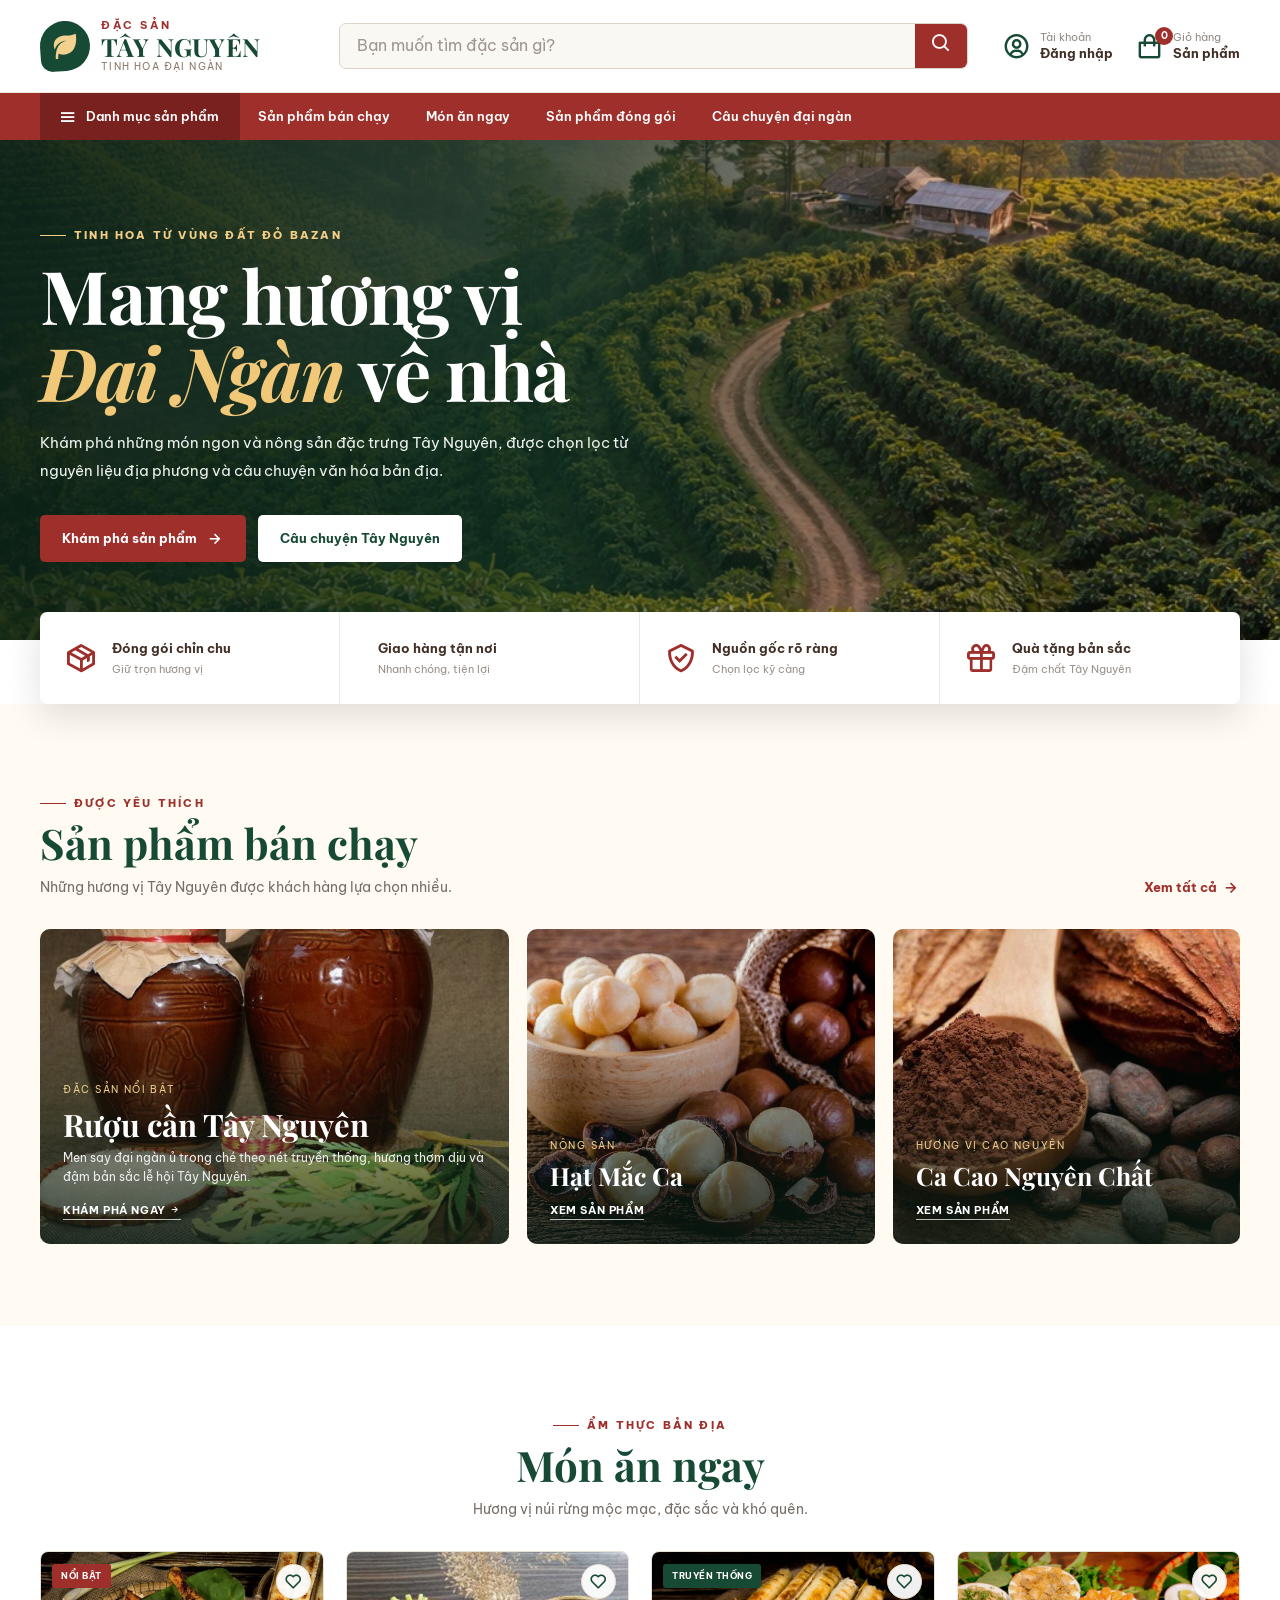
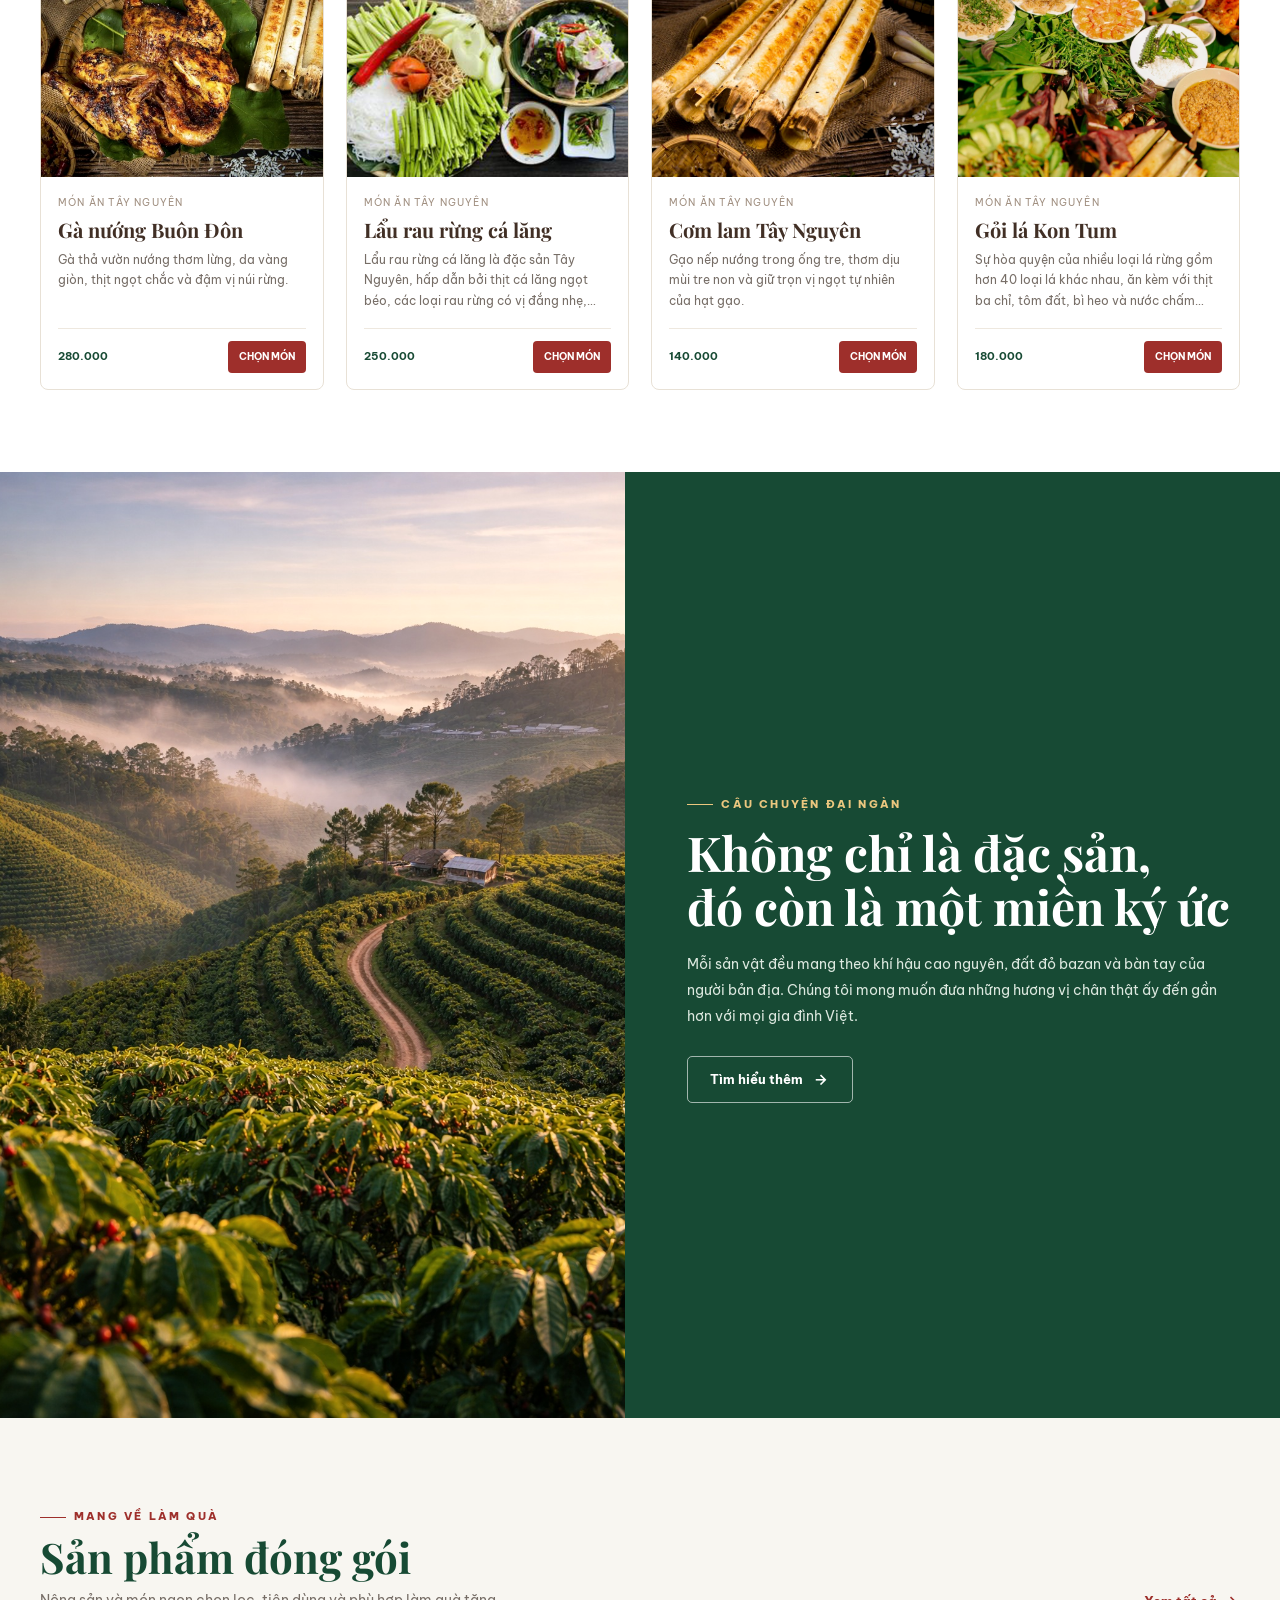
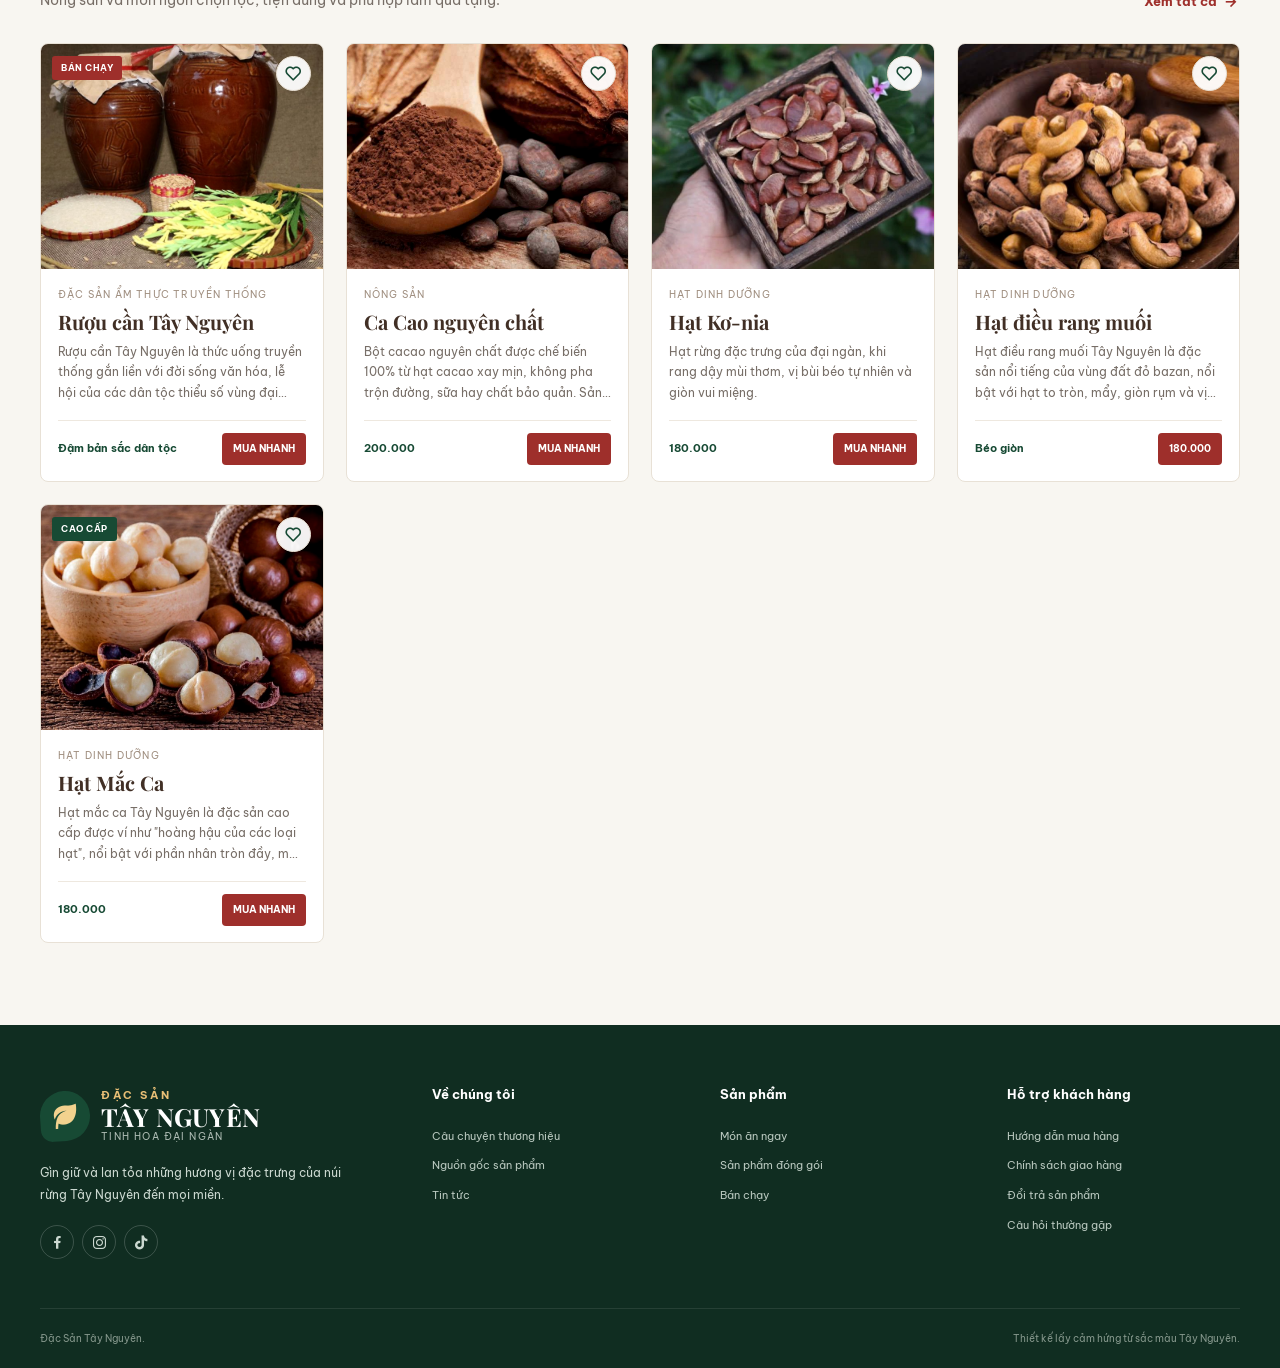
<file: index.html>
<!DOCTYPE html>
<html lang="vi">
<head>
    <meta charset="UTF-8">
    <meta name="viewport" content="width=device-width, initial-scale=1.0">
    <meta name="description" content="Đặc sản Tây Nguyên - tinh hoa núi rừng, nông sản và món ngon bản địa.">
    <title>Đặc Sản Tây Nguyên | Tinh hoa đại ngàn</title>
    <link href="https://unpkg.com/boxicons@2.1.4/css/boxicons.min.css" rel="stylesheet">
    <link rel="stylesheet" href="CSS/style.css">
</head>
<body>
    <header>
        <div class="main-header">
            <div class="wrap main-header-inner">
                <a class="brand" href="index.html" aria-label="Đặc Sản Tây Nguyên">
                    <span class="brand-mark"><i class='bx bxs-leaf'></i></span>
                    <span class="brand-text">
                        <strong>ĐẶC SẢN</strong>
                        <b>TÂY NGUYÊN</b>
                        <small>Tinh hoa đại ngàn</small>
                    </span>
                </a>

                <form class="search-box" action="#">
                    <input type="search" placeholder="Bạn muốn tìm đặc sản gì?" aria-label="Tìm kiếm sản phẩm">
                    <button type="submit" aria-label="Tìm kiếm"><i class='bx bx-search'></i></button>
                </form>

                <div class="header-actions">
                    <a href="#" class="action-item">
                        <i class='bx bx-user-circle'></i>
                        <span><small>Tài khoản</small><strong>Đăng nhập</strong></span>
                    </a>
                    <a href="#" class="action-item cart-action">
                        <i class='bx bx-shopping-bag'></i>
                        <span class="cart-count">0</span>
                        <span><small>Giỏ hàng</small><strong>Sản phẩm</strong></span>
                    </a>
                </div>
            </div>
        </div>

        <nav class="category-nav">
            <div class="wrap nav-inner">
                <a href="#san-pham" class="category-trigger"><i class='bx bx-menu'></i> Danh mục sản phẩm</a>
                <a href="#ban-chay">Sản phẩm bán chạy</a>
                <a href="#an-ngay">Món ăn ngay</a>
                <a href="#dong-hop">Sản phẩm đóng gói</a>
                <a href="#cau-chuyen">Câu chuyện đại ngàn</a>
            </div>
        </nav>
    </header>

    <main>
        <section class="hero">
            <div class="hero-overlay"></div>
            <div class="wrap hero-content">
                <span class="eyebrow">Tinh hoa từ vùng đất đỏ bazan</span>
                <h1>Mang hương vị<br><em>Đại Ngàn</em> về nhà</h1>
                <p>Khám phá những món ngon và nông sản đặc trưng Tây Nguyên, được chọn lọc từ nguyên liệu địa phương và câu chuyện văn hóa bản địa.</p>
                <div class="hero-buttons">
                    <a href="#san-pham" class="btn btn-primary">Khám phá sản phẩm <i class='bx bx-right-arrow-alt'></i></a>
                    <a href="#cau-chuyen" class="btn btn-light">Câu chuyện Tây Nguyên</a>
                </div>
            </div>
        </section>

        <section class="service-strip">
            <div class="wrap services">
                <div class="service-item"><i class='bx bx-package'></i><div><strong>Đóng gói chỉn chu</strong><span>Giữ trọn hương vị</span></div></div>
                <div class="service-item"><i class='bx bx-truck'></i><div><strong>Giao hàng tận nơi</strong><span>Nhanh chóng, tiện lợi</span></div></div>
                <div class="service-item"><i class='bx bx-check-shield'></i><div><strong>Nguồn gốc rõ ràng</strong><span>Chọn lọc kỹ càng</span></div></div>
                <div class="service-item"><i class='bx bx-gift'></i><div><strong>Quà tặng bản sắc</strong><span>Đậm chất Tây Nguyên</span></div></div>
            </div>
        </section>

        <section class="section best-seller" id="ban-chay">
            <div class="wrap">
                <div class="section-heading split-heading">
                    <div>
                        <span class="section-kicker">Được yêu thích</span>
                        <h2>Sản phẩm bán chạy</h2>
                        <p>Những hương vị Tây Nguyên được khách hàng lựa chọn nhiều.</p>
                    </div>
                    <a href="#san-pham" class="text-link">Xem tất cả <i class='bx bx-right-arrow-alt'></i></a>
                </div>

                <div class="featured-grid">
                    <article class="featured-card featured-main">
                        <img src="asset/img/dongHop/ruouCan.jpg" alt="Rượu cần Tây Nguyên" loading="lazy">
                        <div class="featured-content">
                            <span>Đặc sản nổi bật</span>
                            <h3>Rượu cần Tây Nguyên</h3>
                            <p>Men say đại ngàn ủ trong ché theo nét truyền thống, hương thơm dịu và đậm bản sắc lễ hội Tây Nguyên.</p>
                            <a href="#dong-hop">Khám phá ngay <i class='bx bx-right-arrow-alt'></i></a>
                        </div>
                    </article>
                    <article class="featured-card">
                        <img src="asset/img/dongHop/hatMacCa.jpg" alt="Hạt mắc ca Tây Nguyên" loading="lazy">
                        <div class="featured-content"><span>Nông sản</span><h3>Hạt Mắc Ca</h3><a href="#dong-hop">Xem sản phẩm</a></div>
                    </article>
                    <article class="featured-card">
                        <img src="asset/img/dongHop/caCaoNguyenChat.jpg" alt="Ca cao nguyên chất" loading="lazy">
                        <div class="featured-content"><span>Hương vị cao nguyên</span><h3>Ca Cao Nguyên Chất</h3><a href="#dong-hop">Xem sản phẩm</a></div>
                    </article>
                </div>
            </div>
        </section>

        <section class="section products-section" id="an-ngay">
            <div class="wrap" id="san-pham">
                <div class="section-heading centered">
                    <span class="section-kicker">Ẩm thực bản địa</span>
                    <h2>Món ăn ngay</h2>
                    <p>Hương vị núi rừng mộc mạc, đặc sắc và khó quên.</p>
                </div>

                <div class="product-grid">
                    <article class="product-card">
                        <div class="product-image"><img src="asset/img/anNgay/gaNuongBuonDon.jpg" alt="Gà nướng Buôn Đôn" loading="lazy"><button class="favorite" aria-label="Yêu thích"><i class='bx bx-heart'></i></button><span class="badge">Nổi bật</span></div>
                        <div class="product-info"><span class="product-category">Món ăn Tây Nguyên</span><h3>Gà nướng Buôn Đôn</h3><p>Gà thả vườn nướng thơm lừng, da vàng giòn, thịt ngọt chắc và đậm vị núi rừng.</p><div class="product-bottom"><span class="price">280.000</span><a href="#" class="quick-buy">Chọn món</a></div></div>
                    </article>
                    <article class="product-card">
                        <div class="product-image"><img src="asset/img/anNgay/lauRauRungCaLang.jpg" alt="Lẩu cá lăng" loading="lazy"><button class="favorite" aria-label="Yêu thích"><i class='bx bx-heart'></i></button></div>
                        <div class="product-info"><span class="product-category">Món ăn Tây Nguyên</span><h3>Lẩu rau rừng cá lăng</h3><p>Lẩu rau rừng cá lăng là đặc sản Tây Nguyên, hấp dẫn bởi thịt cá lăng ngọt béo, các loại rau rừng có vị đắng nhẹ, chua thanh đặc trưng, cùng nước lẩu đậm đà thơm mùi sả, nghệ và măng chua.</p><div class="product-bottom"><span class="price">250.000</span><a href="#" class="quick-buy">Chọn món</a></div></div>
                    </article>
                    <article class="product-card">
                        <div class="product-image"><img src="asset/img/anNgay/comLamTayNguyen.jpg" alt="Cơm lam" loading="lazy"><button class="favorite" aria-label="Yêu thích"><i class='bx bx-heart'></i></button><span class="badge green">Truyền thống</span></div>
                        <div class="product-info"><span class="product-category">Món ăn Tây Nguyên</span><h3>Cơm lam Tây Nguyên</h3><p>Gạo nếp nướng trong ống tre, thơm dịu mùi tre non và giữ trọn vị ngọt tự nhiên của hạt gạo.</p><div class="product-bottom"><span class="price">140.000</span><a href="#" class="quick-buy">Chọn món</a></div></div>
                    </article>
                    <article class="product-card">
                        <div class="product-image"><img src="asset/img/anNgay/goiLaKonTum.webp" alt="Gỏi lá" loading="lazy"><button class="favorite" aria-label="Yêu thích"><i class='bx bx-heart'></i></button></div>
                        <div class="product-info"><span class="product-category">Món ăn Tây Nguyên</span><h3>Gỏi lá Kon Tum</h3><p>Sự hòa quyện của nhiều loại lá rừng gồm hơn 40 loại lá khác nhau, ăn kèm với thịt ba chỉ, tôm đất, bì heo và nước chấm sánh đậm làm từ gạo nếp men sả cùng tôm thịt băm nhuyễn tạo nên hương vị độc đáo.</p><div class="product-bottom"><span class="price">180.000</span><a href="#" class="quick-buy">Chọn món</a></div></div>
                    </article>
                </div>
            </div>
        </section>

        <section class="story-banner" id="cau-chuyen">
            <div class="wrap story-grid">
                <div class="story-image"><img src="asset/img/banner/canhQuanTayNguyen.jpg" alt="Cảnh quan cao nguyên và vườn cà phê Tây Nguyên" loading="lazy"></div>
                <div class="story-content">
                    <span class="section-kicker light">Câu chuyện đại ngàn</span>
                    <h2>Không chỉ là đặc sản,<br>đó còn là một miền ký ức</h2>
                    <p>Mỗi sản vật đều mang theo khí hậu cao nguyên, đất đỏ bazan và bàn tay của người bản địa. Chúng tôi mong muốn đưa những hương vị chân thật ấy đến gần hơn với mọi gia đình Việt.</p>
                    <a href="#" class="btn btn-outline">Tìm hiểu thêm <i class='bx bx-right-arrow-alt'></i></a>
                </div>
            </div>
        </section>

        <section class="section products-section packaged" id="dong-hop">
            <div class="wrap">
                <div class="section-heading split-heading">
                    <div><span class="section-kicker">Mang về làm quà</span><h2>Sản phẩm đóng gói</h2><p>Nông sản và món ngon chọn lọc, tiện dùng và phù hợp làm quà tặng.</p></div>
                    <a href="#" class="text-link">Xem tất cả <i class='bx bx-right-arrow-alt'></i></a>
                </div>

                <div class="product-grid">
                    <article class="product-card"><div class="product-image"><img src="asset/img/dongHop/ruouCan.jpg" alt="Rượu cần Tây Nguyên" loading="lazy"><span class="badge">Bán chạy</span><button class="favorite"><i class='bx bx-heart'></i></button></div><div class="product-info"><span class="product-category">Đặc sản ẩm thực truyền thống</span><h3>Rượu cần Tây Nguyên</h3><p>Rượu cần Tây Nguyên là thức uống truyền thống gắn liền với đời sống văn hóa, lễ hội của các dân tộc thiểu số vùng đại ngàn. Rượu được ủ men lá rừng tự nhiên trong ghè gốm với nếp hoặc mỳ (sắn), mang hương vị nồng nàn, chua ngọt thanh mát và thoảng mùi thơm nguyên sơ của núi rừng.</p><div class="product-bottom"><span class="price">Đậm bản sắc dân tộc</span><a href="#" class="quick-buy">Mua nhanh</a></div></div></article>
                    <article class="product-card"><div class="product-image"><img src="asset/img/dongHop/caCaoNguyenChat.jpg" alt="Ca Cao nguyên chất" loading="lazy"><button class="favorite"><i class='bx bx-heart'></i></button></div><div class="product-info"><span class="product-category">Nông sản</span><h3>Ca Cao nguyên chất</h3><p>Bột cacao nguyên chất được chế biến 100% từ hạt cacao xay mịn, không pha trộn đường, sữa hay chất bảo quản. Sản phẩm giữ trọn hương vị đắng nhẹ, hậu vị béo thơm tự nhiên và giàu chất chống oxy hóa, hỗ trợ tim mạch cùng tinh thần minh mẫn.</p><div class="product-bottom"><span class="price">200.000</span><a href="#" class="quick-buy">Mua nhanh</a></div></div></article>
                    <article class="product-card"><div class="product-image"><img src="asset/img/dongHop/hatKoNia.jpg" alt="Hạt Kơ-nia" loading="lazy"><button class="favorite"><i class='bx bx-heart'></i></button></div><div class="product-info"><span class="product-category">Hạt dinh dưỡng</span><h3>Hạt Kơ-nia</h3><p>Hạt rừng đặc trưng của đại ngàn, khi rang dậy mùi thơm, vị bùi béo tự nhiên và giòn vui miệng.</p><div class="product-bottom"><span class="price">180.000</span><a href="#" class="quick-buy">Mua nhanh</a></div></div></article>
                    <article class="product-card"><div class="product-image"><img src="asset/img/dongHop/hatDieuRangMuoi.jpg" alt="Hạt điều" loading="lazy"><button class="favorite"><i class='bx bx-heart'></i></button></div><div class="product-info"><span class="product-category">Hạt dinh dưỡng</span><h3>Hạt điều rang muối</h3><p>Hạt điều rang muối Tây Nguyên là đặc sản nổi tiếng của vùng đất đỏ bazan, nổi bật với hạt to tròn, mẩy, giòn rụm và vị béo bùi đặc trưng hòa quyện cùng chút mặn nhẹ của muối biển.</p><div class="product-bottom"><span class="price">Béo giòn</span><a href="#" class="quick-buy">180.000</a></div></div></article>
                    <article class="product-card"><div class="product-image"><img src="asset/img/dongHop/hatMacCa.jpg" alt="Hạt Mắc Ca" loading="lazy"><span class="badge green">Cao cấp</span><button class="favorite"><i class='bx bx-heart'></i></button></div><div class="product-info"><span class="product-category">Hạt dinh dưỡng</span><h3>Hạt Mắc Ca</h3><p>Hạt mắc ca Tây Nguyên là đặc sản cao cấp được ví như "hoàng hậu của các loại hạt", nổi bật với phần nhân tròn đầy, màu trắng sữa, giòn tan cùng vị béo bùi, thơm ngậy tự nhiên.</p><div class="product-bottom"><span class="price">180.000</span><a href="#" class="quick-buy">Mua nhanh</a></div></div></article>
                    
                </div>
            </div>
        </section>


    <footer class="footer">
        <div class="wrap footer-grid">
            <div class="footer-brand">
                <a class="brand footer-logo" href="index.html"><span class="brand-mark"><i class='bx bxs-leaf'></i></span><span class="brand-text"><strong>ĐẶC SẢN</strong><b>TÂY NGUYÊN</b><small>Tinh hoa đại ngàn</small></span></a>
                <p>Gìn giữ và lan tỏa những hương vị đặc trưng của núi rừng Tây Nguyên đến mọi miền.</p>
                <div class="socials"><a href="#"><i class='bx bxl-facebook'></i></a><a href="#"><i class='bx bxl-instagram'></i></a><a href="#"><i class='bx bxl-tiktok'></i></a></div>
            </div>
            <div><h4>Về chúng tôi</h4><a href="#cau-chuyen">Câu chuyện thương hiệu</a><a href="#">Nguồn gốc sản phẩm</a><a href="#">Tin tức</a></div>
            <div><h4>Sản phẩm</h4><a href="#an-ngay">Món ăn ngay</a><a href="#dong-hop">Sản phẩm đóng gói</a><a href="#ban-chay">Bán chạy</a></div>
            <div><h4>Hỗ trợ khách hàng</h4><a href="#">Hướng dẫn mua hàng</a><a href="#">Chính sách giao hàng</a><a href="#">Đổi trả sản phẩm</a><a href="#">Câu hỏi thường gặp</a></div>
        </div>
        <div class="wrap footer-bottom"><p>Đặc Sản Tây Nguyên.</p><p>Thiết kế lấy cảm hứng từ sắc màu Tây Nguyên.</p></div>
    </footer>
<script src="main.js"></script>
</body>
</html>
</file>
<file: CSS/style.css>
@import url('https://fonts.googleapis.com/css2?family=Be+Vietnam+Pro:wght@400;500;600;700;800&family=Playfair+Display:ital,wght@0,700;1,700&display=swap');

:root{--green:#174a34;--green-2:#246846;--green-3:#0f3526;--red:#9e2f2b;--red-dark:#79211f;--gold:#c69a50;--cream:#f7f2e7;--cream-2:#fffaf2;--brown:#412f25;--text:#302b27;--muted:#776e67;--line:#e5ded1;--white:#fff;--shadow:0 14px 38px rgba(56,42,31,.10);--radius:18px}
*{box-sizing:border-box;margin:0;padding:0}html{scroll-behavior:smooth}body{font-family:'Be Vietnam Pro',sans-serif;color:var(--text);background:#fff;line-height:1.6}a{text-decoration:none;color:inherit}button,input{font:inherit}.wrap{width:min(1200px,calc(100% - 40px));margin-inline:auto}
.topbar{background:var(--green-3);color:#dfe9e3;font-size:12px}.topbar-inner{min-height:34px;display:flex;align-items:center;justify-content:space-between;gap:20px}.topbar p,.topbar-links,.topbar-links a{display:flex;align-items:center;gap:7px}.topbar-links{gap:22px}.topbar i{font-size:15px;color:#e1bc76}
.main-header{background:#fff;border-bottom:1px solid #eee9df}.main-header-inner{min-height:92px;display:grid;grid-template-columns:265px minmax(300px,1fr) auto;align-items:center;gap:34px}.brand{display:flex;align-items:center;gap:11px}.brand-mark{width:50px;height:50px;border-radius:50% 50% 50% 12px;display:grid;place-items:center;background:var(--green);color:#f2d28e;font-size:29px;transform:rotate(-4deg)}.brand-text{display:grid;line-height:1}.brand-text strong{font-size:11px;letter-spacing:2.6px;color:var(--red)}.brand-text b{font-family:'Playfair Display',serif;color:var(--green);font-size:25px;letter-spacing:.2px;margin:3px 0}.brand-text small{font-size:10px;color:#8a7869;letter-spacing:1.4px;text-transform:uppercase}
.search-box{height:46px;display:flex;border:1px solid #ddd5c7;border-radius:7px;overflow:hidden;background:#faf8f3}.search-box input{flex:1;border:0;outline:0;background:transparent;padding:0 17px;color:var(--text)}.search-box input::placeholder{color:#9e958e}.search-box button{width:52px;border:0;background:var(--red);color:#fff;font-size:22px;cursor:pointer}.header-actions{display:flex;gap:22px}.action-item{display:flex;align-items:center;gap:9px;white-space:nowrap}.action-item>i{font-size:29px;color:var(--green)}.action-item span:not(.cart-count){display:grid;line-height:1.25}.action-item small{font-size:11px;color:#938b84}.action-item strong{font-size:13px;color:var(--brown)}.cart-action{position:relative}.cart-count{position:absolute;top:-4px;left:20px;width:18px;height:18px;border-radius:50%;display:grid;place-items:center;background:var(--red);color:#fff;font-size:10px;font-weight:700}
.category-nav{background:var(--red);color:#fff}.nav-inner{min-height:47px;display:flex;align-items:stretch}.nav-inner>a{display:flex;align-items:center;justify-content:center;padding:0 18px;font-size:13px;font-weight:600;transition:.2s}.nav-inner>a:hover{background:rgba(255,255,255,.1)}.nav-inner .category-trigger{background:var(--red-dark);min-width:200px;justify-content:flex-start;gap:8px}.category-trigger i{font-size:20px}
.hero{position:relative;min-height:545px;display:flex;align-items:center;background:url('../asset/img/banner/canhQuanTayNguyen.jpg') center 52%/cover no-repeat}.hero-overlay{position:absolute;inset:0;background:linear-gradient(90deg,rgba(10,34,23,.88) 0%,rgba(14,49,33,.72) 42%,rgba(24,30,22,.20) 72%,rgba(0,0,0,.06) 100%)}.hero-content{position:relative;color:#fff;padding-block:72px}.eyebrow,.section-kicker{display:inline-flex;align-items:center;gap:8px;color:var(--red);font-size:11px;font-weight:800;letter-spacing:2.2px;text-transform:uppercase}.eyebrow{color:#f3cf88}.eyebrow:before,.section-kicker:before{content:'';width:26px;height:1px;background:currentColor}.hero h1{max-width:720px;margin:13px 0 18px;font-family:'Playfair Display',serif;font-size:clamp(45px,6vw,74px);line-height:1.04;letter-spacing:-1.5px}.hero h1 em{color:#f0c878;font-weight:700}.hero p{max-width:590px;color:#eef3ef;font-size:15px;line-height:1.85}.hero-buttons{display:flex;gap:12px;margin-top:30px}.btn{min-height:47px;padding:0 22px;border-radius:5px;display:inline-flex;align-items:center;justify-content:center;gap:8px;font-size:13px;font-weight:700;transition:.25s}.btn i{font-size:19px}.btn-primary{background:var(--red);color:#fff}.btn-primary:hover{background:var(--red-dark);transform:translateY(-2px)}.btn-light{background:#fff;color:var(--green)}.btn-light:hover{background:var(--cream)}
.service-strip{position:relative;z-index:2;margin-top:-28px}.services{display:grid;grid-template-columns:repeat(4,1fr);background:#fff;border-radius:7px;box-shadow:0 10px 35px rgba(37,32,25,.14);overflow:hidden}.service-item{min-height:92px;display:flex;align-items:center;gap:14px;padding:18px 24px;border-right:1px solid #eee8dd}.service-item:last-child{border-right:0}.service-item>i{font-size:34px;color:var(--red)}.service-item div{display:grid}.service-item strong{font-size:13px;color:var(--brown)}.service-item span{font-size:11px;color:#9a9189;margin-top:2px}
.section{padding:82px 0}.section-heading{margin-bottom:31px}.section-heading h2{font-family:'Playfair Display',serif;color:var(--green);font-size:clamp(31px,4vw,42px);line-height:1.15;margin:7px 0 8px}.section-heading p{color:var(--muted);font-size:14px}.centered{text-align:center}.centered .section-kicker{justify-content:center}.split-heading{display:flex;align-items:flex-end;justify-content:space-between;gap:30px}.text-link{color:var(--red);font-size:13px;font-weight:700;display:flex;align-items:center;gap:4px;white-space:nowrap}.text-link i{font-size:19px}.best-seller{background:var(--cream-2)}.featured-grid{display:grid;grid-template-columns:1.35fr 1fr 1fr;gap:18px}.featured-card{height:315px;border-radius:10px;overflow:hidden;position:relative}.featured-card:after{content:'';position:absolute;inset:0;background:linear-gradient(to top,rgba(13,26,18,.78),rgba(13,26,18,.05) 68%)}.featured-main{height:315px}.featured-card img{width:100%;height:100%;object-fit:cover;transition:.5s}.featured-card:hover img{transform:scale(1.05)}.featured-content{position:absolute;z-index:2;left:23px;right:20px;bottom:22px;color:#fff}.featured-content span{font-size:10px;text-transform:uppercase;letter-spacing:1.7px;color:#eed18d}.featured-content h3{font-family:'Playfair Display',serif;font-size:25px;line-height:1.2;margin:5px 0}.featured-main .featured-content h3{font-size:31px}.featured-content p{font-size:12px;color:#eee;margin-bottom:10px}.featured-content a{font-size:11px;font-weight:700;text-transform:uppercase;letter-spacing:.6px;border-bottom:1px solid rgba(255,255,255,.7);padding-bottom:2px}
.products-section{background:#fff}.packaged{background:#f8f6f1}.product-grid{display:grid;grid-template-columns:repeat(4,minmax(0,1fr));gap:22px}.product-card{background:#fff;border:1px solid #e8e1d6;border-radius:8px;overflow:hidden;transition:.28s;display:flex;flex-direction:column}.product-card:hover{transform:translateY(-6px);box-shadow:var(--shadow);border-color:#d9c9b6}.product-image{height:225px;position:relative;overflow:hidden;background:#f2eee7}.product-image img{width:100%;height:100%;object-fit:cover;transition:.45s}.product-card:hover .product-image img{transform:scale(1.05)}.favorite{position:absolute;right:12px;top:12px;width:35px;height:35px;border-radius:50%;border:1px solid #e8dfd2;background:rgba(255,255,255,.94);color:var(--green);display:grid;place-items:center;font-size:19px;cursor:pointer}.badge{position:absolute;left:11px;top:12px;background:var(--red);color:#fff;padding:5px 9px;border-radius:3px;font-size:9px;font-weight:700;text-transform:uppercase;letter-spacing:.5px}.badge.green{background:var(--green)}.product-info{padding:18px 17px 16px;display:flex;flex:1;flex-direction:column}.product-category{color:#a08f80;font-size:10px;text-transform:uppercase;letter-spacing:1.2px}.product-info h3{font-family:'Playfair Display',serif;color:var(--brown);font-size:20px;line-height:1.25;margin:6px 0 8px}.product-info p{font-size:12px;color:var(--muted);line-height:1.7;margin-bottom:17px;display:-webkit-box;-webkit-line-clamp:3;-webkit-box-orient:vertical;overflow:hidden}.product-bottom{margin-top:auto;padding-top:12px;border-top:1px solid #eee8df;display:flex;align-items:center;justify-content:space-between;gap:12px}.price{color:var(--green);font-size:11px;font-weight:700}.quick-buy{background:var(--red);color:#fff;padding:8px 11px;border-radius:4px;font-size:10px;font-weight:700;text-transform:uppercase}.quick-buy:hover{background:var(--red-dark)}
.story-banner{background:var(--green);padding:0;color:#fff;overflow:hidden}.story-grid{display:grid;grid-template-columns:1fr 1.05fr;align-items:stretch}.story-image{min-height:440px;margin-left:calc((100vw - min(1200px,calc(100vw - 40px)))/-2)}.story-image img{width:100%;height:100%;object-fit:cover}.story-content{padding:72px 0 72px 62px;align-self:center}.section-kicker.light{color:#ebc77f}.story-content h2,.gift-box h2{font-family:'Playfair Display',serif;font-size:clamp(34px,4vw,48px);line-height:1.14;margin:11px 0 18px}.story-content p{color:#dce8df;font-size:14px;line-height:1.85;max-width:540px;margin-bottom:26px}.btn-outline{border:1px solid rgba(255,255,255,.6);color:#fff}.btn-outline:hover{background:#fff;color:var(--green)}
.gift-section{padding:72px 0;background:linear-gradient(120deg,rgba(22,72,50,.97),rgba(40,94,60,.94)),url('../asset/img/dongHop/hatMacCa.jpg') center/cover}.gift-box{display:flex;align-items:center;justify-content:space-between;gap:35px;color:#fff}.gift-box p{color:#dce7e0;font-size:14px}.btn-cream{background:#f4dfae;color:var(--green)}.btn-cream:hover{background:#fff}.newsletter{background:#efe4ce;padding:37px 0}.newsletter-inner{display:flex;align-items:center;justify-content:space-between;gap:40px}.newsletter-inner span{font-size:10px;color:var(--red);font-weight:800;text-transform:uppercase;letter-spacing:1.8px}.newsletter-inner h3{font-family:'Playfair Display',serif;color:var(--green);font-size:21px;margin-top:3px}.newsletter form{width:min(440px,100%);height:44px;display:flex;background:#fff;border:1px solid #d8cbb8;border-radius:4px;overflow:hidden}.newsletter input{flex:1;border:0;outline:0;padding:0 14px}.newsletter button{border:0;background:var(--red);color:#fff;padding:0 22px;font-size:12px;font-weight:700;cursor:pointer}
.footer{background:#102d21;color:#cbd8d0;padding-top:59px}.footer-grid{display:grid;grid-template-columns:1.45fr repeat(3,1fr);gap:55px;padding-bottom:49px}.footer-logo .brand-text b{color:#fff}.footer-logo .brand-text strong{color:#e8bf76}.footer-logo .brand-text small{color:#adbbb3}.footer-brand p{font-size:12px;line-height:1.8;margin:20px 0;max-width:310px}.socials{display:flex;gap:8px}.socials a{width:34px;height:34px;border:1px solid rgba(255,255,255,.18);display:grid;place-items:center;border-radius:50%;font-size:17px}.footer-grid>div:not(.footer-brand){display:flex;flex-direction:column;align-items:flex-start}.footer h4{color:#fff;font-size:13px;margin-bottom:17px}.footer-grid>div>a{font-size:11px;margin:6px 0;color:#b9c8bf}.footer-grid>div>a:hover{color:#fff}.footer-bottom{min-height:60px;border-top:1px solid rgba(255,255,255,.09);display:flex;align-items:center;justify-content:space-between;gap:20px;color:#84968b;font-size:10px}
@media(max-width:1050px){.main-header-inner{grid-template-columns:230px 1fr}.header-actions{display:none}.nav-inner>a{padding-inline:12px;font-size:11px}.product-grid{grid-template-columns:repeat(3,1fr)}.featured-grid{grid-template-columns:1.2fr 1fr}.featured-grid .featured-card:last-child{display:none}.footer-grid{grid-template-columns:1.4fr repeat(2,1fr)}.footer-grid>div:last-child{display:none}}
@media(max-width:780px){.wrap{width:min(100% - 28px,1200px)}.topbar-links a:first-child{display:none}.main-header-inner{grid-template-columns:1fr;gap:13px;padding:15px 0}.brand{justify-self:center}.search-box{width:100%}.category-nav{overflow-x:auto}.nav-inner{width:max-content;min-width:100%}.nav-inner>a{min-height:45px}.hero{min-height:500px}.hero-overlay{background:rgba(12,45,30,.75)}.hero h1{font-size:46px}.hero p{max-width:100%}.services{grid-template-columns:repeat(2,1fr)}.service-item:nth-child(2){border-right:0}.service-item:nth-child(-n+2){border-bottom:1px solid #eee8dd}.featured-grid{grid-template-columns:1fr}.featured-grid .featured-card{display:block;height:300px}.featured-grid .featured-card:last-child{display:none}.product-grid{grid-template-columns:repeat(2,1fr)}.story-grid{grid-template-columns:1fr}.story-image{min-height:330px;margin-left:0}.story-content{padding:50px 0}.gift-box,.newsletter-inner{align-items:flex-start;flex-direction:column}.footer-grid{grid-template-columns:1fr 1fr}.footer-brand{grid-column:1/-1}.footer-bottom{flex-direction:column;justify-content:center;text-align:center;padding:15px 0}.split-heading{align-items:flex-start;flex-direction:column;gap:15px}}
@media(max-width:520px){.topbar-inner{justify-content:center}.topbar-links{display:none}.brand-mark{width:45px;height:45px}.brand-text b{font-size:22px}.hero{min-height:520px}.hero h1{font-size:40px}.hero-buttons{align-items:stretch;flex-direction:column;width:100%}.service-strip{margin-top:0}.services{grid-template-columns:1fr;border-radius:0}.service-item{border-right:0;border-bottom:1px solid #eee8dd!important}.section{padding:61px 0}.product-grid{grid-template-columns:1fr}.product-image{height:260px}.featured-grid .featured-card{height:280px}.story-image{min-height:280px}.story-content h2,.gift-box h2{font-size:34px}.newsletter form{height:auto;flex-direction:column;background:transparent;border:0;gap:8px}.newsletter input,.newsletter button{min-height:44px;border:1px solid #d8cbb8;border-radius:4px}.footer-grid{grid-template-columns:1fr;gap:30px}.footer-brand{grid-column:auto}.footer-grid>div:last-child{display:flex}}

/* Image refresh */
.featured-card img,.product-image img,.story-image img{filter:saturate(.94) contrast(1.03)}
.product-image{background:#f4f0e8}
.product-image img{object-position:center center}
.featured-card:after{background:linear-gradient(to top,rgba(10,28,19,.82),rgba(10,28,19,.04) 72%)}
.story-image img{object-position:center 48%}

/* Logo & banner refinement */
.brand{display:flex;align-items:center;text-decoration:none}
.brand-logo{display:block;width:86px;height:86px;object-fit:contain}
.hero{min-height:500px}
@media(max-width:768px){.brand-logo{width:68px;height:68px}.hero{min-height:390px}}
</file>
